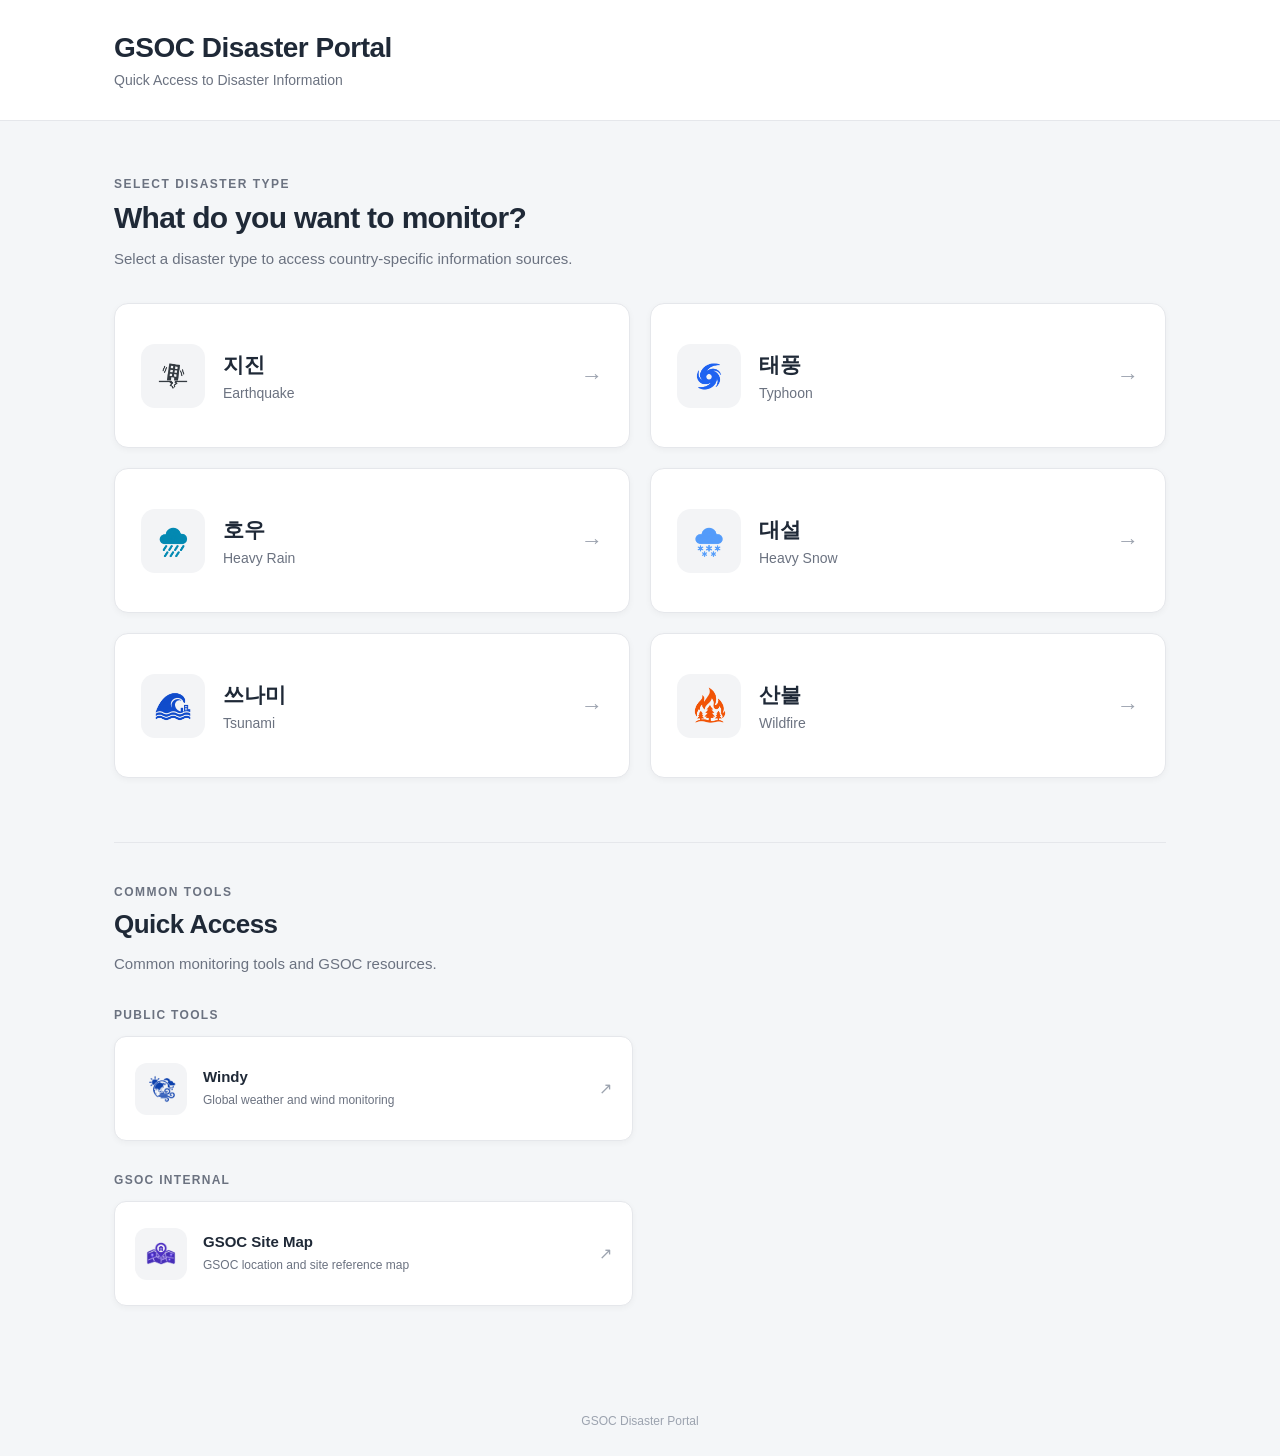
<file: index.html>
<!DOCTYPE html>
<html lang="en">

<head>
  <meta charset="UTF-8">

  <meta
    name="viewport"
    content="width=device-width, initial-scale=1.0"
  >

  <title>GSOC Disaster Portal</title>

  <link rel="stylesheet" href="style.css">
</head>
<body>

  <!-- =========================
       Header
  ========================== -->
  <header class="site-header">
    <div class="header-content">
      <h1>
        GSOC Disaster Portal
      </h1>
      <p>
        Quick Access to Disaster Information
      </p>
    </div>
  </header>

  <!-- =========================
       Main
  ========================== -->
  <main class="main-content">
    <!-- =========================
         Intro
    ========================== -->
    <section class="intro-section">
      <p class="section-label">
        SELECT DISASTER TYPE
      </p>
      <h2>
        What do you want to monitor?
      </h2>
      <p class="section-description">
        Select a disaster type to access country-specific information sources.
      </p>
    </section>

    <!-- =========================
         Disaster Grid
    ========================== -->
    <section class="disaster-grid">
      <!-- Earthquake -->
      <a
        href="earthquake.html"
        class="disaster-card"
      >
        <div class="disaster-icon">
          <img
            src="images/earthquake.png"
            alt="Earthquake pictogram"
          >
        </div>
        <div class="disaster-text">
          <h3>
            지진
          </h3>
          <p>
            Earthquake
          </p>
        </div>
        <span class="arrow">
          →
        </span>
      </a>

      <!-- Typhoon -->
      <a
        href="typhoon.html"
        class="disaster-card"
      >
        <div class="disaster-icon">
          <img
            src="images/typhoon.png"
            alt="Typhoon pictogram"
          >
        </div>

        <div class="disaster-text">
          <h3>
            태풍
          </h3>
          <p>
            Typhoon
          </p>
        </div>
        <span class="arrow">
          →
        </span>
      </a>

      <!-- Heavy Rain -->
      <a
        href="rain.html"
        class="disaster-card"
      >
        <div class="disaster-icon">
          <img
            src="images/rain.png"
            alt="Heavy Rain pictogram"
          >
        </div>
        <div class="disaster-text">
          <h3>
            호우
          </h3>
          <p>
            Heavy Rain
          </p>
        </div>
        <span class="arrow">
          →
        </span>
      </a>

      <!-- Heavy Snow -->
      <a
        href="snow.html"
        class="disaster-card"
      >
        <div class="disaster-icon">
          <img
            src="images/snow.png"
            alt="Heavy Snow pictogram"
          >
        </div>
        <div class="disaster-text">
          <h3>
            대설
          </h3>
          <p>
            Heavy Snow
          </p>
        </div>
        <span class="arrow">
          →
        </span>
      </a>

      <!-- Tsunami -->
      <a
        href="tsunami.html"
        class="disaster-card"
      >
        <div class="disaster-icon">
          <img
            src="images/tsunami.png"
            alt="Tsunami pictogram"
          >
        </div>
        <div class="disaster-text">
          <h3>
            쓰나미
          </h3>
          <p>
            Tsunami
          </p>
        </div>
        <span class="arrow">
          →
        </span>
      </a>

      <!-- Wildfire -->
      <a
        href="wildfire.html"
        class="disaster-card"
      >
        <div class="disaster-icon">
          <img
            src="images/wildfire.png"
            alt="Wildfire pictogram"
          >
        </div>
        <div class="disaster-text">
          <h3>
            산불
          </h3>
          <p>
            Wildfire
          </p>
        </div>
        <span class="arrow">
          →
        </span>
      </a>
    </section>

    <!-- =========================
         Common Tools
    ========================== -->
    <section class="common-section">
      <!-- Common Header -->
      <div class="common-header">
        <p class="section-label">
          COMMON TOOLS
        </p>
        <h2>
          Quick Access
        </h2>
        <p class="section-description">
          Common monitoring tools and GSOC resources.
        </p>
      </div>

      <!-- =========================
           Public Tools
      ========================== -->
      <div class="tool-group">
        <h3 class="tool-group-title">
          PUBLIC TOOLS
        </h3>
        <div class="common-grid">

          <!-- Windy -->
          <a
            href="https://www.windy.com/"
            target="_blank"
            rel="noopener noreferrer"
            class="common-card"
          >
            <div class="common-icon">
              <img
                src="images/windy.png"
                alt="Windy pictogram"
              >
            </div>
            <div class="common-text">
              <h4>
                Windy
              </h4>
              <p>
                Global weather and wind monitoring
              </p>
            </div>
            <span class="external-arrow">
              ↗
            </span>
          </a>
        </div>
      </div>

      <!-- =========================
           GSOC Internal
      ========================== -->
      <div class="tool-group">
        <h3 class="tool-group-title">
          GSOC INTERNAL
        </h3>
        <div class="common-grid">

          <!-- GSOC Site Map -->
          <a
            href="https://www.google.com/maps/d/view?mid=1-6E8De1xh2SWRJHJmDbSIWEFOCG904E&ll=7.95349
4584587033%2C-141.15475255&Z=2"
            target="_blank"
            rel="noopener noreferrer"
            class="common-card"
          >
            <div class="common-icon">
              <img
                src="images/site-map.png"
                alt="GSOC Site Map pictogram"
              >
            </div>
            <div class="common-text">
              <h4>
                GSOC Site Map
              </h4>
              <p>
                GSOC location and site reference map
              </p>
            </div>
            <span class="external-arrow">
              ↗
            </span>
          </a>
        </div>
      </div>
    </section>
  </main>

  <!-- =========================
       Footer
  ========================== -->
  <footer class="site-footer">
    GSOC Disaster Portal
  </footer>
</body>
</html>
</file>
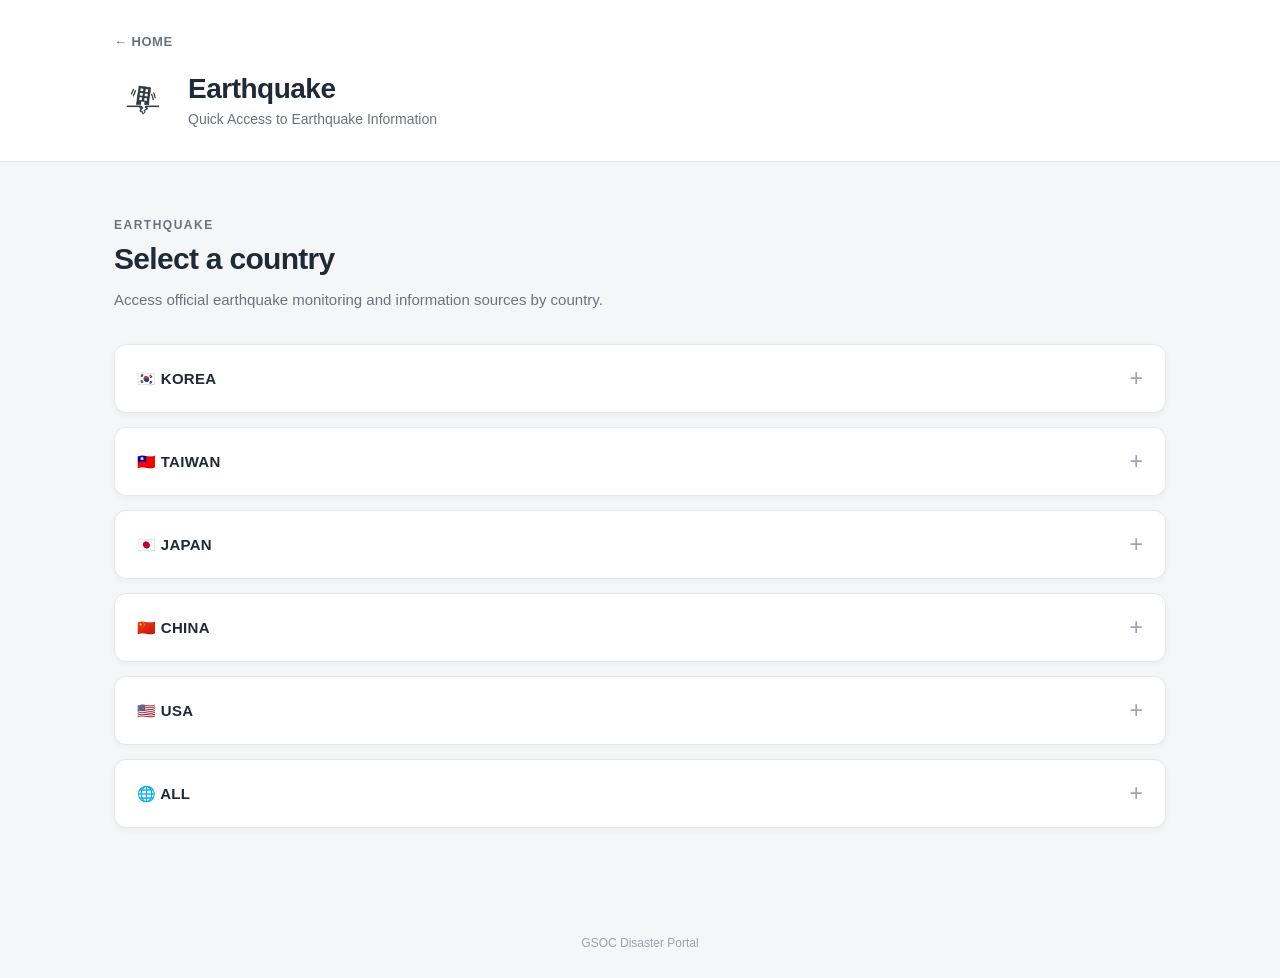
<file: earthquake.html>
<!DOCTYPE html>
<html lang="en">

<head>
  <meta charset="UTF-8">

  <meta
    name="viewport"
    content="width=device-width, initial-scale=1.0"
  >

  <title>Earthquake | GSOC Disaster Portal</title>

  <link rel="stylesheet" href="style.css">
</head>
<body>
  <!-- =========================
       Header
  ========================== -->

  <header class="site-header">
    <div class="header-content">
      <a
        href="index.html"
        class="back-link"
      >
        ← HOME
      </a>

      <div class="page-title">
        <div class="page-icon">
          <img
            src="images/earthquake.png"
            alt="Earthquake pictogram"
          >
        </div>
        <div>
          <h1>
            Earthquake
          </h1>
          <p>
            Quick Access to Earthquake Information
          </p>
        </div>
      </div>
    </div>
  </header>

  <!-- =========================
       Main
  ========================== -->
  <main class="main-content">
    <section class="intro-section">
      <p class="section-label">
        EARTHQUAKE
      </p>
      <h2>
        Select a country
      </h2>
      <p class="section-description">
        Access official earthquake monitoring and information sources by country.
      </p>
    </section>

    <!-- =========================
         Country List
    ========================== -->
    <section class="country-list">

      <!-- =========================
           Korea
      ========================== -->
      <details class="country-box">
        <summary>
          <span class="country-name">
            🇰🇷 KOREA
          </span>
          <span class="country-arrow">
            +
          </span>
        </summary>

        <div class="country-content">
          <div class="source-grid">

            <!--Korea info (1)-->
            <a
              href="https://www.weather.go.kr/w/earthquake-volcano/search/korea.do"
              target="_blank"
              rel="noopener noreferrer"
              class="source-card"
            >
              <div class="source-top">
                <h3>
                  기상청 국내지진 조회
                </h3>
                <span class="external-arrow">
                  ↗
                </span>
              </div>
              <p>
                국내 지진 발생 현황 및 상세정보 조회
              </p>
              <span class="source-type">
                OFFICIAL · KMA
              </span>
            </a>

            <!--Korea info (2)-->
            <a
              href="https://www.weather.go.kr/pews/"
              target="_blank"
              rel="noopener noreferrer"
              class="source-card"
            >
              <div class="source-top">
                <h3>
                  기상청 실시간 지진정보
                </h3>
                <span class="external-arrow">
                  ↗
                </span>
              </div>
              <p>
                지진 발생 시 지역별 진도 및 신속정보 확인
              </p>
              <span class="source-type">
                OFFICIAL · KMA
              </span>
            </a>
          </div>
        </div>
      </details>

      <!-- =========================
           Taiwan
      ========================== -->

      <details class="country-box">
        <summary>
          <span class="country-name">
            🇹🇼 TAIWAN
          </span>
          <span class="country-arrow">
            +
          </span>
        </summary>
        <div class="country-content">
          <div class="source-grid">
            
            <!--Taiwan info (1)-->
            <a
              href="https://www.cwa.gov.tw/V8/E/E/index.html"
              target="_blank"
              rel="noopener noreferrer"
              class="source-card"
            >

              <div class="source-top">
                <h3>
                  대만 기상청 지진정보
                </h3>
                <span class="external-arrow">
                  ↗
                </span>
              </div>
              <p>
                최근 지진 규모·진도·위치 확인
              </p>
              <span class="source-type">
                OFFICIAL
              </span>
            </a>
          </div>
        </div>
      </details>


      <!-- =========================
           Japan
      ========================== -->

      <details class="country-box">
        <summary>
          <span class="country-name">
            🇯🇵 JAPAN
          </span>
          <span class="country-arrow">
            +
          </span>
        </summary>
        <div class="country-content">
          <div class="source-grid">
            
            <!--Japan info (1)-->
            <a
              href="https://www.data.jma.go.jp/multi/quake/index.html?lang=kr"
              target="_blank"
              rel="noopener noreferrer"
              class="source-card"
            >
              <div class="source-top">
                <h3>
                  일본 기상청 지진정보
                </h3>
                <span class="external-arrow">
                  ↗
                </span>
              </div>
              <p>
                일본 지진 발생 현황 및 진도 정보 확인
              </p>
              <span class="source-type">
                OFFICIAL · JMA
              </span>
            </a>

            <!--Japan info (2)-->
            <a
              href="https://kotoho7.github.io/scratch-realtime-earthquake-viewer-page/"
              target="_blank"
              rel="noopener noreferrer"
              class="source-card"
            >
              <div class="source-top">
                <h3>
                  일본 실시간 지진 뷰어
                </h3>
                <span class="external-arrow">
                  ↗
                </span>
              </div>
              <p>
                일본 지진 발생 현황을 실시간 지도 형태로 확인
              </p>
              <span class="source-type">
                MONITORING · LIVE · COMMUNITY
              </span>
            </a>
          </div>
        </div>
      </details>

      <!-- =========================
           China
      ========================== -->
      <details class="country-box">
        <summary>
          <span class="country-name">
            🇨🇳 CHINA
          </span>
          <span class="country-arrow">
            +
          </span>
        </summary>
        <div class="country-content">
          <div class="source-grid">
            
            <!--China info (1)-->
            <a
              href="https://www.ceic.ac.cn/"
              target="_blank"
              rel="noopener noreferrer"
              class="source-card"
            >
              <div class="source-top">
                <h3>
                  중국 지진정보
                </h3>
                <span class="external-arrow">
                  ↗
                </span>
              </div>
              <p>
                중국 및 주변 지역의 최근 지진 발생정보 확인
              </p>
              <span class="source-type">
                OFFICIAL · CEI
              </span>
            </a>
          </div>
        </div>
      </details>

      <!-- =========================
           USA
      ========================== -->
      <details class="country-box">
        <summary>
          <span class="country-name">
            🇺🇸 USA
          </span>
          <span class="country-arrow">
            +
          </span>
        </summary>
        <div class="country-content">
          <div class="source-grid">

            <!--USA info (1)-->
            <a
              href="https://earthquake.usgs.gov/earthquakes/map/"
              target="_blank"
              rel="noopener noreferrer"
              class="source-card"
            >
              <div class="source-top">
                <h3>
                  미국 실시간 지진 지도
                </h3>
                <span class="external-arrow">
                  ↗
                </span>
              </div>
              <p>
                미국 및 전 세계의 최근 지진 발생 현황을 지도에서 확인
              </p>
              <span class="source-type">
                OFFICIAL · USGS
              </span>
            </a>
          </div>
        </div>
      </details>

      <!-- =========================
           All
      ========================== -->

      <details class="country-box">
        <summary>
          <span class="country-name">
            🌐 ALL
          </span>
          <span class="country-arrow">
            +
          </span>
        </summary>
        <div class="country-content">
          <div class="source-grid">
            <a
              href="https://earthquake.usgs.gov/earthquakes/map/"
              target="_blank"
              rel="noopener noreferrer"
              class="source-card"
            >
              <div class="source-top">
                <h3>
                  전 세계 실시간 지진 지도
                </h3>
                <span class="external-arrow">
                  ↗
                </span>
              </div>
              <p>
                전 세계의 최근 지진 발생 현황을 지도에서 확인
              </p>
              <span class="source-type">
                GLOBAL · USGS
              </span>
            </a>
          </div>
        </div>
      </details>
    </section>
  </main>

  <!-- =========================
       Footer
  ========================== -->
  <footer class="site-footer">
    GSOC Disaster Portal
  </footer>
  <script src="script.js"></script>
</body>
</html>
</file>
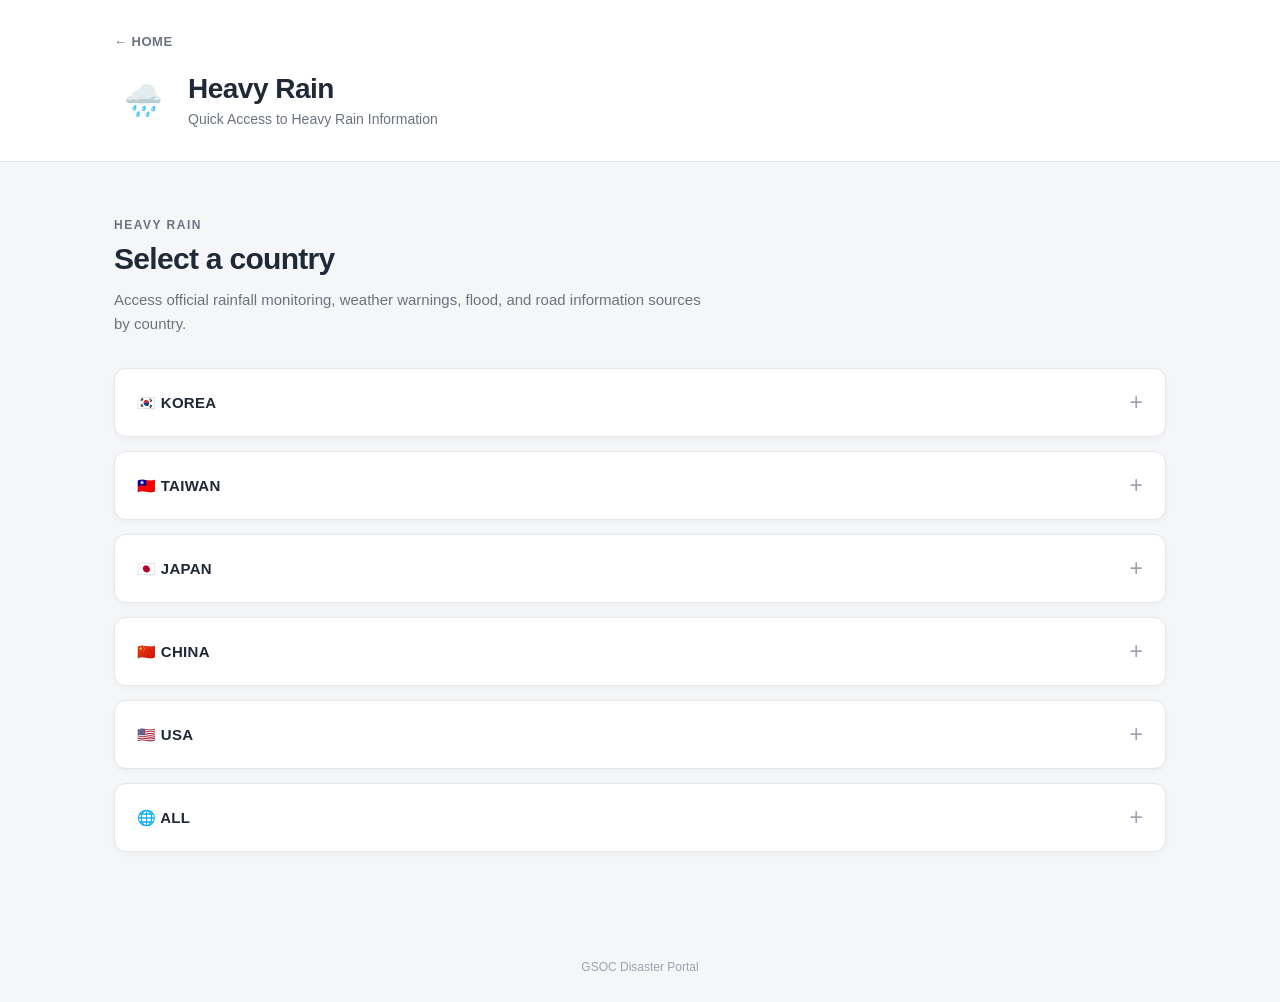
<file: rain.html>
<!DOCTYPE html>
<html lang="en">

<head>
  <meta charset="UTF-8">

  <meta
    name="viewport"
    content="width=device-width, initial-scale=1.0"
  >

  <title>Heavy Rain | GSOC Disaster Portal</title>

  <link rel="stylesheet" href="style.css">
</head>


<body>

  <!-- =========================
       Header
  ========================== -->

  <header class="site-header">

    <div class="header-content">

      <a
        href="index.html"
        class="back-link"
      >
        ← HOME
      </a>

      <div class="page-title">

        <div class="page-icon">
          🌧️
        </div>

        <div>

          <h1>
            Heavy Rain
          </h1>

          <p>
            Quick Access to Heavy Rain Information
          </p>

        </div>

      </div>

    </div>

  </header>


  <!-- =========================
       Main
  ========================== -->

  <main class="main-content">

    <section class="intro-section">

      <p class="section-label">
        HEAVY RAIN
      </p>

      <h2>
        Select a country
      </h2>

      <p class="section-description">
        Access official rainfall monitoring, weather warnings, flood, and road information sources by country.
      </p>

    </section>


    <!-- =========================
         Country List
    ========================== -->

    <section class="country-list">


      <!-- =========================
           Korea
      ========================== -->

      <details class="country-box">

        <summary>

          <span class="country-name">
            🇰🇷 KOREA
          </span>

          <span class="country-arrow">
            +
          </span>

        </summary>


        <div class="country-content">

          <div class="source-grid">


            <a
              href="https://www.weather.go.kr/neng/forecast/warning.do"
              target="_blank"
              rel="noopener noreferrer"
              class="source-card"
            >

              <div class="source-top">

                <h3>
                  KMA Weather Warning
                </h3>

                <span class="external-arrow">
                  ↗
                </span>

              </div>

              <p>
                Heavy rain warnings and severe weather information
              </p>

              <span class="source-type">
                Official
              </span>

            </a>


          </div>

        </div>

      </details>


      <!-- =========================
           Taiwan
      ========================== -->

      <details class="country-box">

        <summary>

          <span class="country-name">
            🇹🇼 TAIWAN
          </span>

          <span class="country-arrow">
            +
          </span>

        </summary>


        <div class="country-content">

          <div class="source-grid">


            <!-- CWA Rainfall -->
            <a
              href="https://www.cwa.gov.tw/V8/E/P/Rainfall/Rainfall_QZJ.html"
              target="_blank"
              rel="noopener noreferrer"
              class="source-card"
            >

              <div class="source-top">

                <h3>
                  CWA Rainfall
                </h3>

                <span class="external-arrow">
                  ↗
                </span>

              </div>

              <p>
                Rainfall monitoring and precipitation information
              </p>

              <span class="source-type">
                Official
              </span>

            </a>


            <!-- CWA County Weather -->
            <a
              href="https://www.cwa.gov.tw/V8/E/W/County/County.html?CID=10014"
              target="_blank"
              rel="noopener noreferrer"
              class="source-card"
            >

              <div class="source-top">

                <h3>
                  CWA County Weather
                </h3>

                <span class="external-arrow">
                  ↗
                </span>

              </div>

              <p>
                Local weather information by county
              </p>

              <span class="source-type">
                Monitoring
              </span>

            </a>


            <!-- THB 168 -->
            <a
              href="https://168.thb.gov.tw/THB168/"
              target="_blank"
              rel="noopener noreferrer"
              class="source-card"
            >

              <div class="source-top">

                <h3>
                  THB 168
                </h3>

                <span class="external-arrow">
                  ↗
                </span>

              </div>

              <p>
                Road and transportation conditions
              </p>

              <span class="source-type">
                Impact
              </span>

            </a>


          </div>

        </div>

      </details>


      <!-- =========================
           Japan
      ========================== -->

      <details class="country-box">

        <summary>

          <span class="country-name">
            🇯🇵 JAPAN
          </span>

          <span class="country-arrow">
            +
          </span>

        </summary>


        <div class="country-content">

          <div class="source-grid">


            <!-- JMA Warning -->
            <a
              href="https://www.jma.go.jp/bosai/warning/#lang=en&area_type=class20s&area_code=2710000&timeline_efilter=all&timeline_filter=all"
              target="_blank"
              rel="noopener noreferrer"
              class="source-card"
            >

              <div class="source-top">

                <h3>
                  JMA Warning
                </h3>

                <span class="external-arrow">
                  ↗
                </span>

              </div>

              <p>
                Weather warnings and advisories
              </p>

              <span class="source-type">
                Official
              </span>

            </a>


            <!-- JMA Rain Map -->
            <a
              href="https://www.jma.go.jp/bosai/kaikotan/#elements:rasrf03h&slmcs/z0om:10/lat:35.323529/lon:140.087357/colordepth:normal"
              target="_blank"
              rel="noopener noreferrer"
              class="source-card"
            >

              <div class="source-top">

                <h3>
                  JMA Rain Map
                </h3>

                <span class="external-arrow">
                  ↗
                </span>

              </div>

              <p>
                Rainfall and precipitation monitoring
              </p>

              <span class="source-type">
                Monitoring
              </span>

            </a>


            <!-- River Information -->
            <a
              href="https://www.river.go.jp/index"
              target="_blank"
              rel="noopener noreferrer"
              class="source-card"
            >

              <div class="source-top">

                <h3>
                  River Information
                </h3>

                <span class="external-arrow">
                  ↗
                </span>

              </div>

              <p>
                River levels and flood monitoring
              </p>

              <span class="source-type">
                Impact
              </span>

            </a>


            <!-- Road Information -->
            <a
              href="https://www.road-info-prvs.mlit.go.jp/roadinfo/content.php?mode=pc&lang=ko&area=02&page=41&table=0&zoom=9&legned=1&ido=35.46169238302617&keido=139.89867925643924"
              target="_blank"
              rel="noopener noreferrer"
              class="source-card"
            >

              <div class="source-top">

                <h3>
                  Road Information
                </h3>

                <span class="external-arrow">
                  ↗
                </span>

              </div>

              <p>
                Road closures and traffic conditions
              </p>

              <span class="source-type">
                Impact
              </span>

            </a>


          </div>

        </div>

      </details>


      <!-- =========================
           China
      ========================== -->

      <details class="country-box">

        <summary>

          <span class="country-name">
            🇨🇳 CHINA
          </span>

          <span class="country-arrow">
            +
          </span>

        </summary>


        <div class="country-content">

          <div class="source-grid">


            <a
              href="https://eng.nmc.cn/"
              target="_blank"
              rel="noopener noreferrer"
              class="source-card"
            >

              <div class="source-top">

                <h3>
                  CMA / NMC
                </h3>

                <span class="external-arrow">
                  ↗
                </span>

              </div>

              <p>
                Rainfall and severe weather information
              </p>

              <span class="source-type">
                Official
              </span>

            </a>


          </div>

        </div>

      </details>


      <!-- =========================
           USA
      ========================== -->

      <details class="country-box">

        <summary>

          <span class="country-name">
            🇺🇸 USA
          </span>

          <span class="country-arrow">
            +
          </span>

        </summary>


        <div class="country-content">

          <div class="source-grid">


            <a
              href="https://www.wpc.ncep.noaa.gov/qpf/excessive_rainfall_outlook_ero.php"
              target="_blank"
              rel="noopener noreferrer"
              class="source-card"
            >

              <div class="source-top">

                <h3>
                  NOAA WPC Excessive Rainfall
                </h3>

                <span class="external-arrow">
                  ↗
                </span>

              </div>

              <p>
                Excessive rainfall and flash flood risk outlook
              </p>

              <span class="source-type">
                Official
              </span>

            </a>


          </div>

        </div>

      </details>


      <!-- =========================
           All
      ========================== -->

      <details class="country-box">

        <summary>

          <span class="country-name">
            🌐 ALL
          </span>

          <span class="country-arrow">
            +
          </span>

        </summary>


        <div class="country-content">

          <div class="source-grid">


            <a
              href="https://www.gdacs.org/"
              target="_blank"
              rel="noopener noreferrer"
              class="source-card"
            >

              <div class="source-top">

                <h3>
                  GDACS
                </h3>

                <span class="external-arrow">
                  ↗
                </span>

              </div>

              <p>
                Global flood and disaster alerts
              </p>

              <span class="source-type">
                Global
              </span>

            </a>


          </div>

        </div>

      </details>


    </section>

  </main>


  <!-- =========================
       Footer
  ========================== -->

  <footer class="site-footer">

    GSOC Disaster Portal

  </footer>


  <script src="script.js"></script>

</body>

</html>
</file>
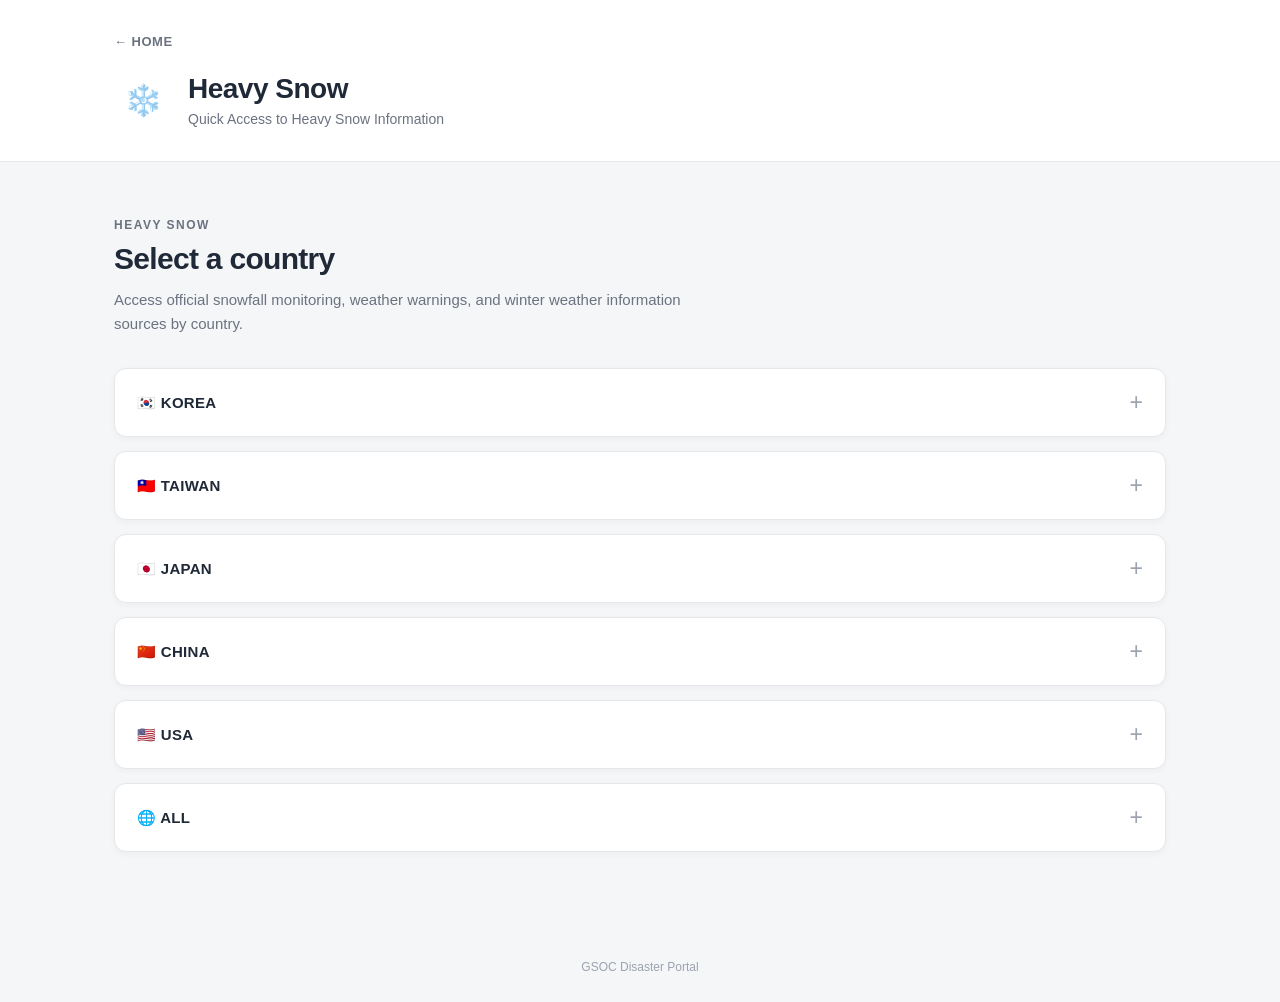
<file: snow.html>
<!DOCTYPE html>
<html lang="en">

<head>
  <meta charset="UTF-8">

  <meta
    name="viewport"
    content="width=device-width, initial-scale=1.0"
  >

  <title>Heavy Snow | GSOC Disaster Portal</title>

  <link rel="stylesheet" href="style.css">
</head>


<body>

  <!-- =========================
       Header
  ========================== -->

  <header class="site-header">

    <div class="header-content">

      <a
        href="index.html"
        class="back-link"
      >
        ← HOME
      </a>

      <div class="page-title">

        <div class="page-icon">
          ❄️
        </div>

        <div>

          <h1>
            Heavy Snow
          </h1>

          <p>
            Quick Access to Heavy Snow Information
          </p>

        </div>

      </div>

    </div>

  </header>


  <!-- =========================
       Main
  ========================== -->

  <main class="main-content">

    <section class="intro-section">

      <p class="section-label">
        HEAVY SNOW
      </p>

      <h2>
        Select a country
      </h2>

      <p class="section-description">
        Access official snowfall monitoring, weather warnings, and winter weather information sources by country.
      </p>

    </section>


    <!-- =========================
         Country List
    ========================== -->

    <section class="country-list">


      <!-- =========================
           Korea
      ========================== -->

      <details class="country-box">

        <summary>

          <span class="country-name">
            🇰🇷 KOREA
          </span>

          <span class="country-arrow">
            +
          </span>

        </summary>


        <div class="country-content">

          <div class="source-grid">


            <a
              href="https://www.weather.go.kr/neng/forecast/warning.do"
              target="_blank"
              rel="noopener noreferrer"
              class="source-card"
            >

              <div class="source-top">

                <h3>
                  KMA Weather Warning
                </h3>

                <span class="external-arrow">
                  ↗
                </span>

              </div>

              <p>
                Heavy snow warnings and severe weather information
              </p>

              <span class="source-type">
                Official
              </span>

            </a>


          </div>

        </div>

      </details>


      <!-- =========================
           Taiwan
      ========================== -->

      <details class="country-box">

        <summary>

          <span class="country-name">
            🇹🇼 TAIWAN
          </span>

          <span class="country-arrow">
            +
          </span>

        </summary>


        <div class="country-content">

          <div class="source-grid">


            <a
              href="https://www.cwa.gov.tw/V8/E/W/County/County.html?CID=10014"
              target="_blank"
              rel="noopener noreferrer"
              class="source-card"
            >

              <div class="source-top">

                <h3>
                  CWA County Weather
                </h3>

                <span class="external-arrow">
                  ↗
                </span>

              </div>

              <p>
                Local weather and temperature information
              </p>

              <span class="source-type">
                Monitoring
              </span>

            </a>


          </div>

        </div>

      </details>


      <!-- =========================
           Japan
      ========================== -->

      <details class="country-box">

        <summary>

          <span class="country-name">
            🇯🇵 JAPAN
          </span>

          <span class="country-arrow">
            +
          </span>

        </summary>


        <div class="country-content">

          <div class="source-grid">


            <!-- JMA Snow -->
            <a
              href="https://www.jma.go.jp/bosai/snow/#zoom:10/lat:35.323529/lon:140.087357/colordepth:normal/elements:snowf03h"
              target="_blank"
              rel="noopener noreferrer"
              class="source-card"
            >

              <div class="source-top">

                <h3>
                  JMA Snow Map
                </h3>

                <span class="external-arrow">
                  ↗
                </span>

              </div>

              <p>
                Snowfall and snow depth monitoring
              </p>

              <span class="source-type">
                Monitoring
              </span>

            </a>


            <!-- JMA Warning -->
            <a
              href="https://www.jma.go.jp/bosai/warning/#lang=en&area_type=class20s&area_code=2710000&timeline_efilter=all&timeline_filter=all"
              target="_blank"
              rel="noopener noreferrer"
              class="source-card"
            >

              <div class="source-top">

                <h3>
                  JMA Warning
                </h3>

                <span class="external-arrow">
                  ↗
                </span>

              </div>

              <p>
                Heavy snow warnings and weather advisories
              </p>

              <span class="source-type">
                Official
              </span>

            </a>


          </div>

        </div>

      </details>


      <!-- =========================
           China
      ========================== -->

      <details class="country-box">

        <summary>

          <span class="country-name">
            🇨🇳 CHINA
          </span>

          <span class="country-arrow">
            +
          </span>

        </summary>


        <div class="country-content">

          <div class="source-grid">


            <a
              href="https://eng.nmc.cn/"
              target="_blank"
              rel="noopener noreferrer"
              class="source-card"
            >

              <div class="source-top">

                <h3>
                  CMA / NMC
                </h3>

                <span class="external-arrow">
                  ↗
                </span>

              </div>

              <p>
                Snowfall and severe winter weather information
              </p>

              <span class="source-type">
                Official
              </span>

            </a>


          </div>

        </div>

      </details>


      <!-- =========================
           USA
      ========================== -->

      <details class="country-box">

        <summary>

          <span class="country-name">
            🇺🇸 USA
          </span>

          <span class="country-arrow">
            +
          </span>

        </summary>


        <div class="country-content">

          <div class="source-grid">


            <a
              href="https://www.wpc.ncep.noaa.gov/wwd/winter_wx.shtml"
              target="_blank"
              rel="noopener noreferrer"
              class="source-card"
            >

              <div class="source-top">

                <h3>
                  NOAA WPC Winter Weather
                </h3>

                <span class="external-arrow">
                  ↗
                </span>

              </div>

              <p>
                Heavy snow, ice, and winter weather outlook
              </p>

              <span class="source-type">
                Official
              </span>

            </a>


          </div>

        </div>

      </details>


      <!-- =========================
           All
      ========================== -->

      <details class="country-box">

        <summary>

          <span class="country-name">
            🌐 ALL
          </span>

          <span class="country-arrow">
            +
          </span>

        </summary>


        <div class="country-content">

          <div class="source-grid">


            <a
              href="https://www.gdacs.org/"
              target="_blank"
              rel="noopener noreferrer"
              class="source-card"
            >

              <div class="source-top">

                <h3>
                  GDACS
                </h3>

                <span class="external-arrow">
                  ↗
                </span>

              </div>

              <p>
                Global severe weather and disaster alerts
              </p>

              <span class="source-type">
                Global
              </span>

            </a>


          </div>

        </div>

      </details>


    </section>

  </main>


  <!-- =========================
       Footer
  ========================== -->

  <footer class="site-footer">

    GSOC Disaster Portal

  </footer>


  <script src="script.js"></script>

</body>

</html>
</file>
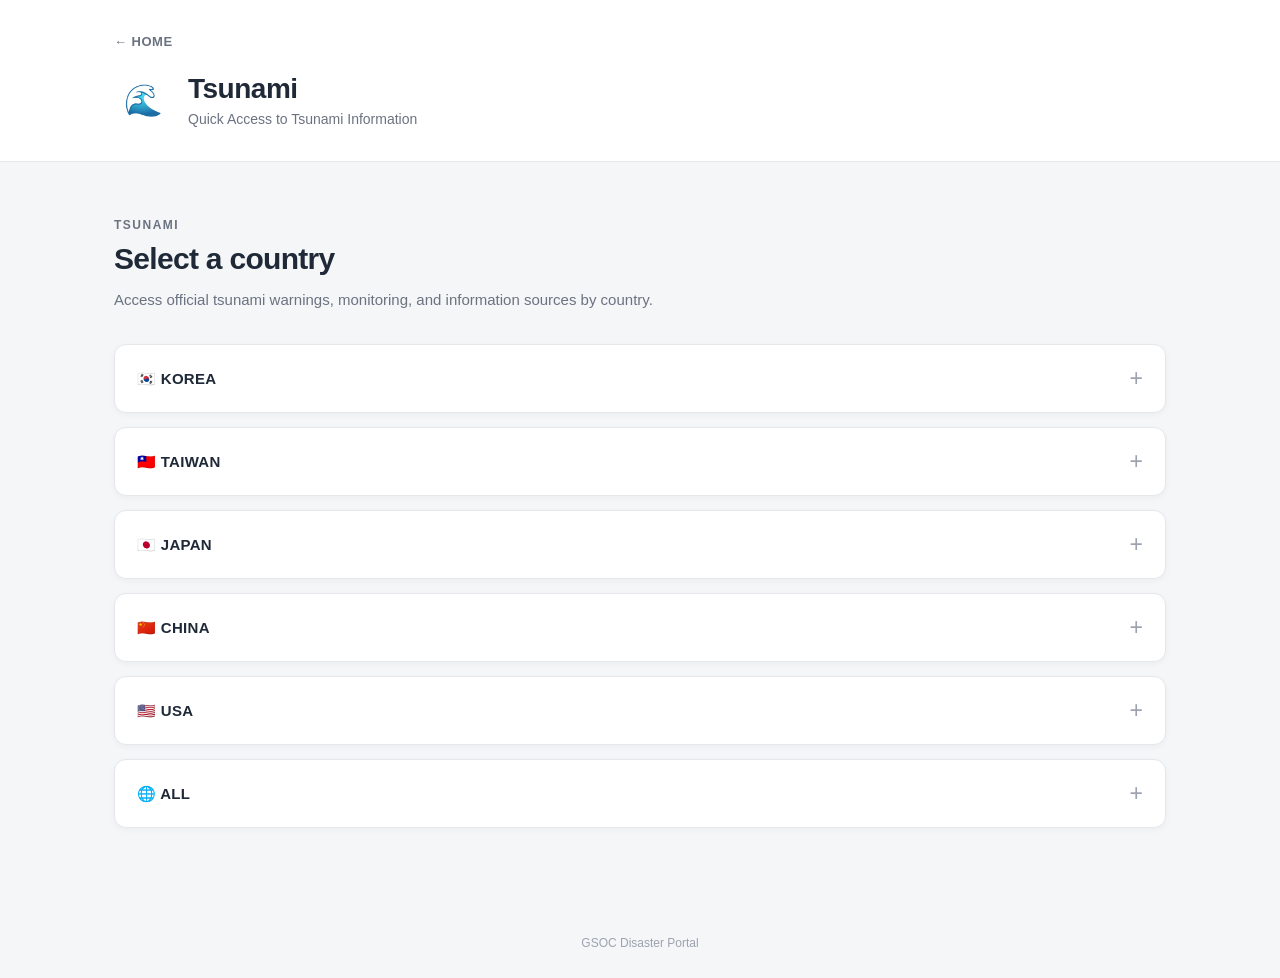
<file: tsunami.html>
<!DOCTYPE html>
<html lang="en">

<head>
  <meta charset="UTF-8">

  <meta
    name="viewport"
    content="width=device-width, initial-scale=1.0"
  >

  <title>Tsunami | GSOC Disaster Portal</title>

  <link rel="stylesheet" href="style.css">
</head>


<body>

  <!-- =========================
       Header
  ========================== -->

  <header class="site-header">

    <div class="header-content">

      <a
        href="index.html"
        class="back-link"
      >
        ← HOME
      </a>

      <div class="page-title">

        <div class="page-icon">
          🌊
        </div>

        <div>

          <h1>
            Tsunami
          </h1>

          <p>
            Quick Access to Tsunami Information
          </p>

        </div>

      </div>

    </div>

  </header>


  <!-- =========================
       Main
  ========================== -->

  <main class="main-content">

    <section class="intro-section">

      <p class="section-label">
        TSUNAMI
      </p>

      <h2>
        Select a country
      </h2>

      <p class="section-description">
        Access official tsunami warnings, monitoring, and information sources by country.
      </p>

    </section>


    <!-- =========================
         Country List
    ========================== -->

    <section class="country-list">


      <!-- =========================
           Korea
      ========================== -->

      <details class="country-box">

        <summary>

          <span class="country-name">
            🇰🇷 KOREA
          </span>

          <span class="country-arrow">
            +
          </span>

        </summary>


        <div class="country-content">

          <div class="source-grid">


            <a
              href="https://www.weather.go.kr/neng/forecast/warning.do"
              target="_blank"
              rel="noopener noreferrer"
              class="source-card"
            >

              <div class="source-top">

                <h3>
                  KMA Tsunami Warning
                </h3>

                <span class="external-arrow">
                  ↗
                </span>

              </div>

              <p>
                Korea Meteorological Administration severe weather and tsunami alerts
              </p>

              <span class="source-type">
                Official
              </span>

            </a>


          </div>

        </div>

      </details>


      <!-- =========================
           Taiwan
      ========================== -->

      <details class="country-box">

        <summary>

          <span class="country-name">
            🇹🇼 TAIWAN
          </span>

          <span class="country-arrow">
            +
          </span>

        </summary>


        <div class="country-content">

          <div class="source-grid">


            <!-- CWA Tsunami Information -->
            <a
              href="https://scweb.cwa.gov.tw/en-us/tsunami/datae"
              target="_blank"
              rel="noopener noreferrer"
              class="source-card"
            >

              <div class="source-top">

                <h3>
                  CWA Tsunami Information
                </h3>

                <span class="external-arrow">
                  ↗
                </span>

              </div>

              <p>
                Taiwan tsunami information and event monitoring
              </p>

              <span class="source-type">
                Official
              </span>

            </a>


            <!-- Pacific Tsunami Information -->
            <a
              href="https://scweb.cwa.gov.tw/en-us/tsunami/pacific"
              target="_blank"
              rel="noopener noreferrer"
              class="source-card"
            >

              <div class="source-top">

                <h3>
                  CWA Pacific Tsunami
                </h3>

                <span class="external-arrow">
                  ↗
                </span>

              </div>

              <p>
                Pacific tsunami event information
              </p>

              <span class="source-type">
                Monitoring
              </span>

            </a>


          </div>

        </div>

      </details>


      <!-- =========================
           Japan
      ========================== -->

      <details class="country-box">

        <summary>

          <span class="country-name">
            🇯🇵 JAPAN
          </span>

          <span class="country-arrow">
            +
          </span>

        </summary>


        <div class="country-content">

          <div class="source-grid">


            <a
              href="https://www.jma.go.jp/bosai/map.html#5/38/135/&elem=warn&contents=tsunami&lang=en"
              target="_blank"
              rel="noopener noreferrer"
              class="source-card"
            >

              <div class="source-top">

                <h3>
                  JMA Tsunami
                </h3>

                <span class="external-arrow">
                  ↗
                </span>

              </div>

              <p>
                Tsunami warnings, advisories, and coastal information
              </p>

              <span class="source-type">
                Official
              </span>

            </a>


          </div>

        </div>

      </details>


      <!-- =========================
           China
      ========================== -->

      <details class="country-box">

        <summary>

          <span class="country-name">
            🇨🇳 CHINA
          </span>

          <span class="country-arrow">
            +
          </span>

        </summary>


        <div class="country-content">

          <div class="source-grid">


            <a
              href="https://www.nmefc.cn/"
              target="_blank"
              rel="noopener noreferrer"
              class="source-card"
            >

              <div class="source-top">

                <h3>
                  NMEFC
                </h3>

                <span class="external-arrow">
                  ↗
                </span>

              </div>

              <p>
                National Marine Environmental Forecasting Center
              </p>

              <span class="source-type">
                Official
              </span>

            </a>


          </div>

        </div>

      </details>


      <!-- =========================
           USA
      ========================== -->

      <details class="country-box">

        <summary>

          <span class="country-name">
            🇺🇸 USA
          </span>

          <span class="country-arrow">
            +
          </span>

        </summary>


        <div class="country-content">

          <div class="source-grid">


            <a
              href="https://www.tsunami.gov/"
              target="_blank"
              rel="noopener noreferrer"
              class="source-card"
            >

              <div class="source-top">

                <h3>
                  U.S. Tsunami Warning System
                </h3>

                <span class="external-arrow">
                  ↗
                </span>

              </div>

              <p>
                U.S. tsunami warnings, advisories, observations, and forecasts
              </p>

              <span class="source-type">
                Official
              </span>

            </a>


          </div>

        </div>

      </details>


      <!-- =========================
           All
      ========================== -->

      <details class="country-box">

        <summary>

          <span class="country-name">
            🌐 ALL
          </span>

          <span class="country-arrow">
            +
          </span>

        </summary>


        <div class="country-content">

          <div class="source-grid">


            <!-- Tsunami.gov -->
            <a
              href="https://www.tsunami.gov/"
              target="_blank"
              rel="noopener noreferrer"
              class="source-card"
            >

              <div class="source-top">

                <h3>
                  Tsunami.gov
                </h3>

                <span class="external-arrow">
                  ↗
                </span>

              </div>

              <p>
                Pacific and worldwide tsunami warning information
              </p>

              <span class="source-type">
                Global
              </span>

            </a>


            <!-- CWA Pacific -->
            <a
              href="https://scweb.cwa.gov.tw/en-us/tsunami/pacific"
              target="_blank"
              rel="noopener noreferrer"
              class="source-card"
            >

              <div class="source-top">

                <h3>
                  Pacific Tsunami Information
                </h3>

                <span class="external-arrow">
                  ↗
                </span>

              </div>

              <p>
                Pacific tsunami event monitoring
              </p>

              <span class="source-type">
                Global Monitoring
              </span>

            </a>


          </div>

        </div>

      </details>


    </section>

  </main>


  <!-- =========================
       Footer
  ========================== -->

  <footer class="site-footer">

    GSOC Disaster Portal

  </footer>


  <script src="script.js"></script>

</body>

</html>
</file>
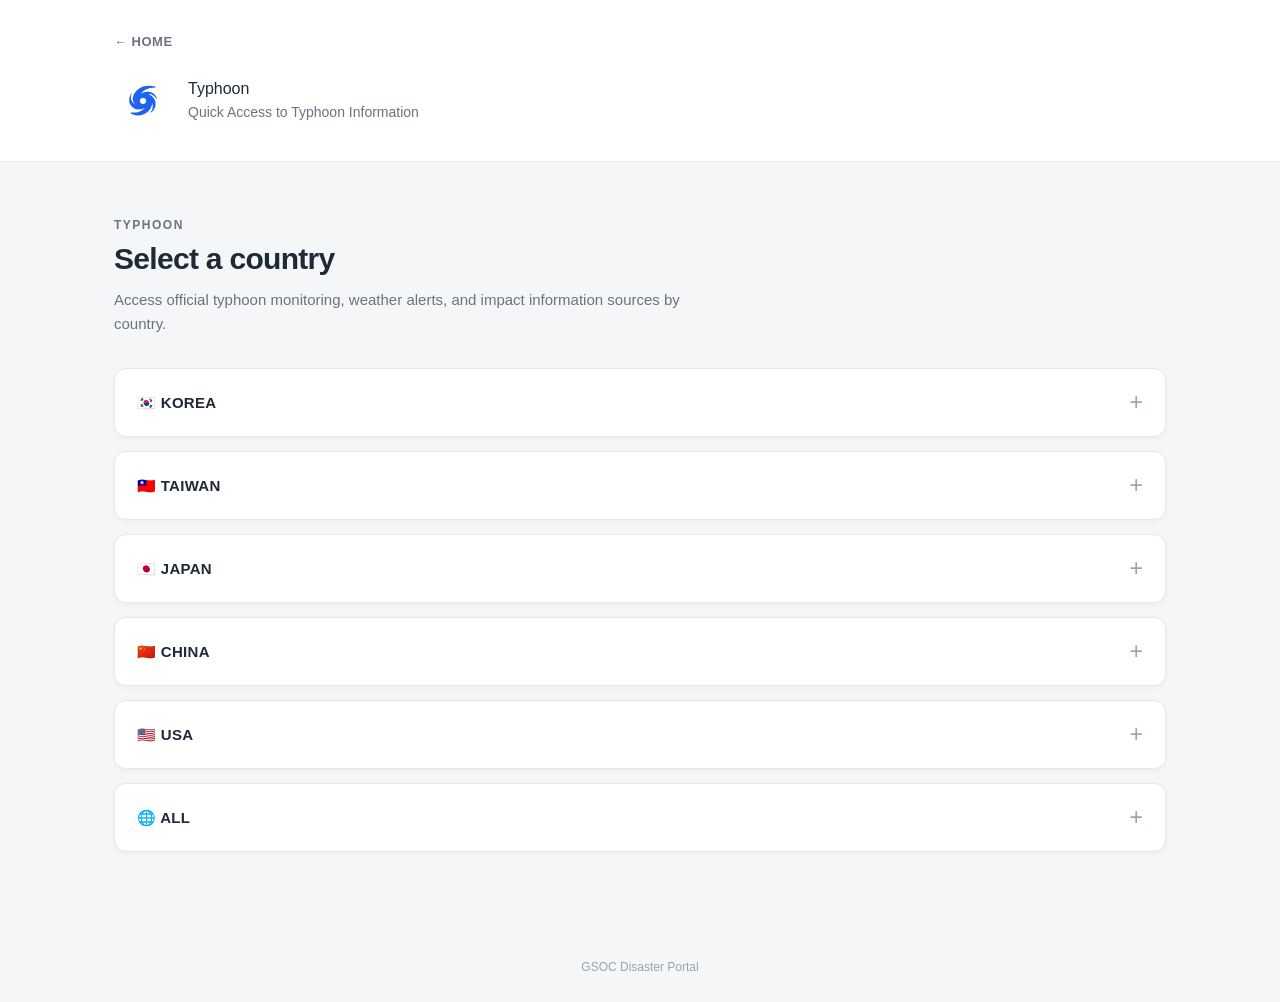
<file: typhoon.html>
<!DOCTYPE html>
<html lang="en">

<head>
  <meta charset="UTF-8">
  <meta
    name="viewport"
    content="width=device-width, initial-scale=1.0"
  >
  <title>Typhoon | GSOC Disaster Portal</title>
  <link rel="stylesheet" href="style.css">
</head>
<body>

  <!-- =========================
       Header
  ========================== -->
  <header class="site-header">
    <div class="header-content">
      <a
        href="index.html"
        class="back-link"
      >
        ← HOME
      </a>
      <div class="page-title">
        <div class="page-icon">
          <img
            src="images/typhoon.png"
            alt="Typhoon pictogram"
          >
        </div>
        <div
          <h1>
            Typhoon
          </h1>
          <p>
            Quick Access to Typhoon Information
          </p>
        </div>
      </div>
    </div>
  </header>

  <!-- =========================
       Main
  ========================== -->
  <main class="main-content">
    <section class="intro-section">
      <p class="section-label">
        TYPHOON
      </p>
      <h2>
        Select a country
      </h2>
      <p class="section-description">
        Access official typhoon monitoring, weather alerts, and impact information sources by country.
      </p>
    </section>

    <!-- =========================
         Country List
    ========================== -->
    <section class="country-list">

      <!-- =========================
           Korea
      ========================== -->
      <details class="country-box">
        <summary>
          <span class="country-name">
            🇰🇷 KOREA
          </span>
          <span class="country-arrow">
            +
          </span>
        </summary>
        <div class="country-content">
          <div class="source-grid">
            <!-- KMA Typhoon - Korean -->
            <a
              href="https://www.weather.go.kr/w/hazard/typhoon/report.do"
              target="_blank"
              rel="noopener noreferrer"
              class="source-card"
            >
              <div class="source-top">
                <h3>
                  기상청 태풍정보
                </h3>
                <span class="external-arrow">
                  ↗
                </span>
              </div>
              <p>
                태풍의 위치·이동경로·강도 및 전망 확인
              </p>
              <span class="source-type">
                OFFICIAL · KMA
              </span>
            </a>
            
            <!-- KMA Typhoon - Eng -->
            <a
              href="https://www.kma.go.kr/neng/typhoon/typhoon-information.do"
              target="_blank"
              rel="noopener noreferrer"
              class="source-card"
            >
              <div class="source-top">
                <h3>
                  기상청 태풍정보 (영문)
                </h3>
                <span class="external-arrow">
                  ↗
                </span>
              </div>
              <p>
                태풍의 위치·이동 경로 및 주요 정보를 영문으로 확인
              </p>
              <span class="source-type">
                OFFICIAL · KMA · EN
              </span>
            </a>
          </div>
        </div>
      </details>

      <!-- =========================
           Taiwan
      ========================== -->
      <details class="country-box">
        <summary>
          <span class="country-name">
            🇹🇼 TAIWAN
          </span>
          <span class="country-arrow">
            +
          </span>
        </summary>
        <div class="country-content">
          <div class="source-grid">
            <!-- CWA Warning -->
            <a
              href="https://www.cwa.gov.tw/V8/E/P/Warning/W26.html"
              target="_blank"
              rel="noopener noreferrer"
              class="source-card"
            >
              <div class="source-top">
                <h3>
                  대만 태풍 경보
                </h3>
                <span class="external-arrow">
                  ↗
                </span>
              </div>
              <p>
                대만 경보 및 현재 태풍 정보 확인
              </p>
              <span class="source-type">
                OFFICIAL · CWA
              </span>
            </a>

            <!-- DGPA -->
            <a
              href="https://www.dgpa.gov.tw/typh/daily/ndse.html"
              target="_blank"
              rel="noopener noreferrer"
              class="source-card"
            >
              <div class="source-top">
                <h3>
                  대만 휴교·휴업 정보
                </h3>
                <span class="external-arrow">
                  ↗
                </span>
              </div>
              <p>
                태풍 등 재난 발생 시 학교·직장 휴업 여부 확인
              </p>
              <span class="source-type">
                IMPACT · DGPA
              </span>
            </a>

            <!-- CWA County Weather -->
            <a
              href="https://www.cwa.gov.tw/V8/E/W/County/County.html?CID=10014"
              target="_blank"
              rel="noopener noreferrer"
              class="source-card"
            >
              <div class="source-top">
                <h3>
                  대만 지역별 기상정보
                </h3>
                <span class="external-arrow">
                  ↗
                </span>
              </div>
              <p>
                지역별 날씨·강수·기상 현황 확인
              </p>
              <span class="source-type">
                MONITORING · CWAA
              </span>
            </a>

            <!-- THB 168 -->
            <a
              href="https://168.thb.gov.tw/THB168/"
              target="_blank"
              rel="noopener noreferrer"
              class="source-card"
            >
              <div class="source-top">
                <h3>
                  대만 도로·교통 정보
                </h3>
                <span class="external-arrow">
                  ↗
                </span>
              </div>
              <p>
                도로 통제·교통 상황 미 이동 영향 확인
              </p>
              <span class="source-type">
                IMPACT · THB
              </span>
            </a>

            <!-- Taipower -->
            <a
              href="https://www.taipower.com.tw/"
              target="_blank"
              rel="noopener noreferrer"
              class="source-card"
            >
              <div class="source-top">
                <h3>
                  대만 정전·전력정보
                </h3>
                <span class="external-arrow">
                  ↗
                </span>
              </div>
              <p>
                정전 및 전력 공급 관련 정보 확인
              </p>
              <span class="source-type">
                IMPACT · TAIPOWER
              </span>
            </a>
          </div>
        </div>
      </details>

      <!-- =========================
           Japan
      ========================== -->
      <details class="country-box">
        <summary>
          <span class="country-name">
            🇯🇵 JAPAN
          </span>
          <span class="country-arrow">
            +
          </span>
        </summary>
        <div class="country-content">
          <div class="source-grid">
            <!-- JMA Cyclone -->
            <a
              href="https://www.data.jma.go.jp/multi/cyclone/index.html?lang=kr"
              target="_blank"
              rel="noopener noreferrer"
              class="source-card"
            >
              <div class="source-top">
                <h3>
                  일본 기상청 태풍정보
                </h3>
                <span class="external-arrow">
                  ↗
                </span>
              </div>
              <p>
                태풍의 현재 위치·예상 경로·강도 정보 확인
              </p>
              <span class="source-type">
                OFFICIAL · JMA
              </span>
            </a>

            <!-- JMA Warning -->
            <a
              href="https://www.jma.go.jp/bosai/warning/#lang=en&area_type=class20s&area_code=2710000&timeline_efilter=all&timeline_filter=all"
              target="_blank"
              rel="noopener noreferrer"
              class="source-card"
            >
              <div class="source-top">
                <h3>
                  일본 기상특보
                </h3>
                <span class="external-arrow">
                  ↗
                </span>
              </div>
              <p>
                지역별 기상 경보·주의보 및 재난 위험정보 확인
              </p>
              <span class="source-type">
                OFFICIAL · JMA
              </span>
            </a>

            <!-- JMA Rain -->
            <a
              href="https://www.jma.go.jp/bosai/kaikotan/#elements:rasrf03h&slmcs/z0om:10/lat:35.323529/lon:140.087357/colordepth:normal"
              target="_blank"
              rel="noopener noreferrer"
              class="source-card"
            >
              <div class="source-top">
                <h3>
                  일본 실시간 강우 지도
                </h3>
                <span class="external-arrow">
                  ↗
                </span>
              </div>
              <p>
                지역별 강수량 및 강우 현황을 지도에서 확인
              </p>
              <span class="source-type">
                MONITORING · JMA
              </span>
            </a>

            <!-- River -->
            <a
              href="https://www.river.go.jp/index"
              target="_blank"
              rel="noopener noreferrer"
              class="source-card"
            >
              <div class="source-top">
                <h3>
                  일본 하천·홍수 정보
                </h3>
                <span class="external-arrow">
                  ↗
                </span>
              </div>
              <p>
                하천 수위·범람 위험 및 홍수 영향정보 확인
              </p>
              <span class="source-type">
                IMPACT · MLIT
              </span>
            </a>

            <!-- Road -->
            <a
              href="https://www.road-info-prvs.mlit.go.jp/roadinfo/content.php?mode=pc&lang=ko&area=02&page=41&table=0&zoom=9&legned=1&ido=35.46169238302617&keido=139.89867925643924"
              target="_blank"
              rel="noopener noreferrer"
              class="source-card"
            >
              <div class="source-top">
                <h3>
                  일본 도로·교통정보
                </h3>
                <span class="external-arrow">
                  ↗
                </span>
              </div>
              <p>
                도로 통제·교통 상황 및 이동 영향 확인
              </p>
              <span class="source-type">
                IMPACT · MLIT
              </span>
            </a>

            <!-- 도쿄 정전 -->
            <a
              href="https://teideninfo.tepco.co.jp"
              target="_blank"
              rel="noopener noreferrer"
              class="source-card"
            >
              <div class="source-top">
                <h3>
                  도쿄 정전정보
                </h3>
                <span class="external-arrow">
                  ↗
                </span>
              </div>
              <p>
                도쿄 및 수도권 지역의 정전·복구 현황 확인
              </p>
              <span class="source-type">
                IMPACT · TEPCO
              </span>
            </a>
            
            <!-- 나고야 정전 -->
            <a
              href="https://powergrid.chuden.co.jp"
              target="_blank"
              rel="noopener noreferrer"
              class="source-card"
            >
              <div class="source-top">
                <h3>
                  나고야 정전정보
                </h3>
                <span class="external-arrow">
                  ↗
                </span>
              </div>
              <p>
                나고야 및 중부 지역의 정력·정전정보 확인
              </p>
              <span class="source-type">
                IMPACT · CHUBU
              </span>
            </a>
            
            <!-- 오사카 정전 -->
            <a
              href="https://www.kansai-td.co.jp/english/home/teiden-info/index.php"
              target="_blank"
              rel="noopener noreferrer"
              class="source-card"
            >
              <div class="source-top">
                <h3>
                  오사카 정전정보
                </h3>
                <span class="external-arrow">
                  ↗
                </span>
              </div>
              <p>
                오사카 및 간사이 지역의 정전·복구 현황 확인
              </p>
              <span class="source-type">
                IMPACT · KANSAI
              </span>
            </a>
            
            <!-- 후쿠오카 정전 -->
            <a
              href="https://www.kyuden.co.jp/td_teiden/kyushu.html"
              target="_blank"
              rel="noopener noreferrer"
              class="source-card"
            >
              <div class="source-top">
                <h3>
                  후쿠오카 정전정보
                </h3>
                <span class="external-arrow">
                  ↗
                </span>
              </div>
              <p>
                후쿠오카 및 규슈 지역의 정전·복구 현황 확인
              </p>
              <span class="source-type">
                IMPACT · KYUSHU
              </span>
            </a>
          </div>
        </div>
      </details>

      <!-- =========================
           China
      ========================== -->

      <details class="country-box">
        <summary>
          <span class="country-name">
            🇨🇳 CHINA
          </span>
          <span class="country-arrow">
            +
          </span>
        </summary>
        <div class="country-content">
          <div class="source-grid">
            <a
              href="https://eng.nmc.cn/f/typhoon"
              target="_blank"
              rel="noopener noreferrer"
              class="source-card"
            >
              <div class="source-top">
                <h3>
                  중국 태풍정보
                </h3>
                <span class="external-arrow">
                  ↗
                </span>
              </div>
              <p>
                태풍의 현재 위치·예상 경로·강도 정보 확인
              </p>
              <span class="source-type">
                OFFICIAL · NMC
              </span>
            </a>
            
            
            <a
              href="https://typhoon.nmc.cn/web.html"
              target="_blank"
              rel="noopener noreferrer"
              class="source-card"
            >
              <div class="source-top">
                <h3>
                  중국 태풍 실시간 지도
                </h3>
                <span class="external-arrow">
                  ↗
                </span>
              </div>
              <p>
                태풍 이동 경로·강수·위성 정보를 지도에서 확인
              </p>
              <span class="source-type">
                MONITORING · NMC
              </span>
            </a>
        </div>
      </details>

      <!-- =========================
           USA
      ========================== -->
      <details class="country-box">
        <summary>
          <span class="country-name">
            🇺🇸 USA
          </span>
          <span class="country-arrow">
            +
          </span>
        </summary>
        <div class="country-content">
          <div class="source-grid">
            <a
              href="https://www.nhc.noaa.gov/"
              target="_blank"
              rel="noopener noreferrer"
              class="source-card"
            >
              <div class="source-top">
                <h3>
                  미국 허리케인·열대저기압 정보
                </h3>
                <span class="external-arrow">
                  ↗
                </span>
              </div>
              <p>
                대서양·태평양 열대저기압의 경로·강도·경보 확인
              </p>
              <span class="source-type">
                OFFICIAL · NHC
              </span>
            </a>
          </div>
        </div>
      </details>

      <!-- =========================
           All
      ========================== -->
      <details class="country-box">
        <summary>
          <span class="country-name">
            🌐 ALL
          </span>
          <span class="country-arrow">
            +
          </span>
        </summary>
        <div class="country-content">
          <div class="source-grid">
            <!-- GDACS -->
            <a
              href="https://www.gdacs.org/"
              target="_blank"
              rel="noopener noreferrer"
              class="source-card"
            >
              <div class="source-top">
                <h3>
                  전 세계 재난·태풍 정보
                </h3>
                <span class="external-arrow">
                  ↗
                </span>
              </div>
              <p>
                전 세계 열대저기압의 위치·강도 및 예상 영향 확인
              </p>
              <span class="source-type">
                GLOBAL · GDACS
              </span
            </a>

            <!-- JTWC -->
            <a
              href="https://www.metoc.navy.mil/jtwc/jtwc.html"
              target="_blank"
              rel="noopener noreferrer"
              class="source-card"
            >
              <div class="source-top">
                <h3>
                  전 세계 태풍·열대저기압 정보
                </h3>
                <span class="external-arrow">
                  ↗
                </span>
              </div>
              <p>
                전 세계 열대저기압의 이동 경로·강도 및 예보 확인
              </p>
              <span class="source-type">
                GLOBAL · JTWC
              </span>
            </a>
          </div>
        </div>
      </details>
    </section>
  </main>

  <!-- =========================
       Footer
  ========================== -->
  <footer class="site-footer">
    GSOC Disaster Portal
  </footer>
  <script src="script.js"></script>
</body>
</html>
</file>
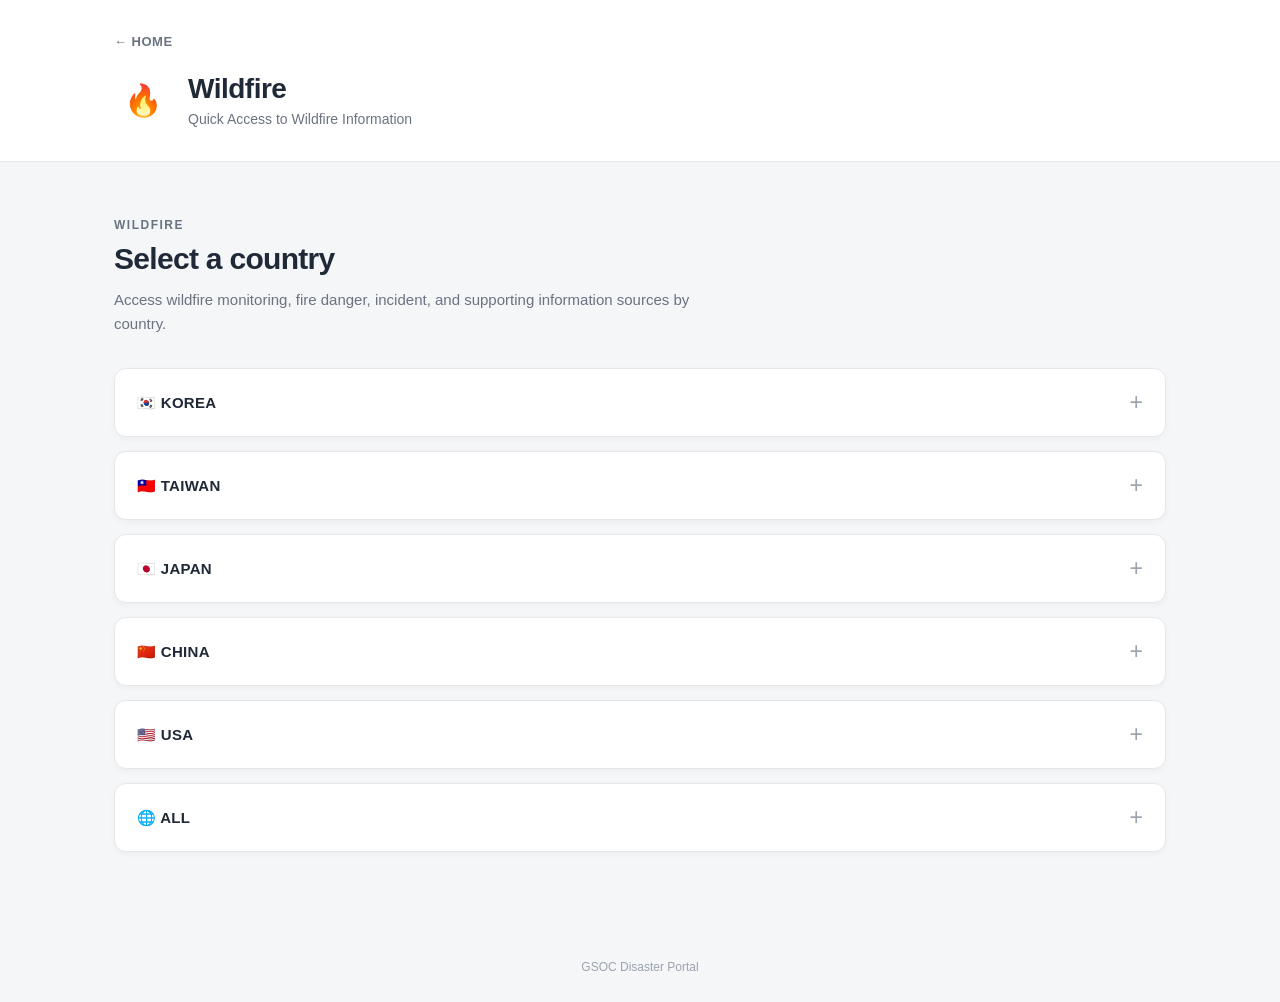
<file: wildfire.html>
<!DOCTYPE html>
<html lang="en">

<head>
  <meta charset="UTF-8">

  <meta
    name="viewport"
    content="width=device-width, initial-scale=1.0"
  >

  <title>Wildfire | GSOC Disaster Portal</title>

  <link rel="stylesheet" href="style.css">
</head>


<body>

  <!-- =========================
       Header
  ========================== -->

  <header class="site-header">

    <div class="header-content">

      <a
        href="index.html"
        class="back-link"
      >
        ← HOME
      </a>

      <div class="page-title">

        <div class="page-icon">
          🔥
        </div>

        <div>

          <h1>
            Wildfire
          </h1>

          <p>
            Quick Access to Wildfire Information
          </p>

        </div>

      </div>

    </div>

  </header>


  <!-- =========================
       Main
  ========================== -->

  <main class="main-content">

    <section class="intro-section">

      <p class="section-label">
        WILDFIRE
      </p>

      <h2>
        Select a country
      </h2>

      <p class="section-description">
        Access wildfire monitoring, fire danger, incident, and supporting information sources by country.
      </p>

    </section>


    <!-- =========================
         Country List
    ========================== -->

    <section class="country-list">


      <!-- =========================
           Korea
      ========================== -->

      <details class="country-box">

        <summary>

          <span class="country-name">
            🇰🇷 KOREA
          </span>

          <span class="country-arrow">
            +
          </span>

        </summary>


        <div class="country-content">

          <div class="source-grid">


            <!-- KBS Wildfire -->
            <a
              href="https://d.kbs.co.kr/now/forestFires"
              target="_blank"
              rel="noopener noreferrer"
              class="source-card"
            >

              <div class="source-top">

                <h3>
                  KBS Wildfire Status
                </h3>

                <span class="external-arrow">
                  ↗
                </span>

              </div>

              <p>
                Real-time wildfire situation information
              </p>

              <span class="source-type">
                Monitoring
              </span>

            </a>


            <!-- Forest Fire Situation System -->
            <a
              href="https://fd.forest.go.kr/ffas/"
              target="_blank"
              rel="noopener noreferrer"
              class="source-card"
            >

              <div class="source-top">

                <h3>
                  Forest Fire Situation System
                </h3>

                <span class="external-arrow">
                  ↗
                </span>

              </div>

              <p>
                Korea Forest Service wildfire situation information
              </p>

              <span class="source-type">
                Official
              </span>

            </a>


            <!-- NFDS -->
            <a
              href="https://www.nfds.go.kr/dashboard/monitor.do"
              target="_blank"
              rel="noopener noreferrer"
              class="source-card"
            >

              <div class="source-top">

                <h3>
                  NFDS
                </h3>

                <span class="external-arrow">
                  ↗
                </span>

              </div>

              <p>
                National Forest Fire Danger Prediction System
              </p>

              <span class="source-type">
                Official · Risk
              </span>

            </a>


          </div>

        </div>

      </details>


      <!-- =========================
           Taiwan
      ========================== -->

      <details class="country-box">

        <summary>

          <span class="country-name">
            🇹🇼 TAIWAN
          </span>

          <span class="country-arrow">
            +
          </span>

        </summary>


        <div class="country-content">

          <div class="source-grid">


            <a
              href="https://firms.modaps.eosdis.nasa.gov/map/"
              target="_blank"
              rel="noopener noreferrer"
              class="source-card"
            >

              <div class="source-top">

                <h3>
                  NASA FIRMS
                </h3>

                <span class="external-arrow">
                  ↗
                </span>

              </div>

              <p>
                Satellite-based active fire and hotspot monitoring
              </p>

              <span class="source-type">
                Global Monitoring
              </span>

            </a>


          </div>

        </div>

      </details>


      <!-- =========================
           Japan
      ========================== -->

      <details class="country-box">

        <summary>

          <span class="country-name">
            🇯🇵 JAPAN
          </span>

          <span class="country-arrow">
            +
          </span>

        </summary>


        <div class="country-content">

          <div class="source-grid">


            <a
              href="https://firms.modaps.eosdis.nasa.gov/map/"
              target="_blank"
              rel="noopener noreferrer"
              class="source-card"
            >

              <div class="source-top">

                <h3>
                  NASA FIRMS
                </h3>

                <span class="external-arrow">
                  ↗
                </span>

              </div>

              <p>
                Satellite-based active fire and hotspot monitoring
              </p>

              <span class="source-type">
                Global Monitoring
              </span>

            </a>


          </div>

        </div>

      </details>


      <!-- =========================
           China
      ========================== -->

      <details class="country-box">

        <summary>

          <span class="country-name">
            🇨🇳 CHINA
          </span>

          <span class="country-arrow">
            +
          </span>

        </summary>


        <div class="country-content">

          <div class="source-grid">


            <a
              href="https://firms.modaps.eosdis.nasa.gov/map/"
              target="_blank"
              rel="noopener noreferrer"
              class="source-card"
            >

              <div class="source-top">

                <h3>
                  NASA FIRMS
                </h3>

                <span class="external-arrow">
                  ↗
                </span>

              </div>

              <p>
                Satellite-based active fire and hotspot monitoring
              </p>

              <span class="source-type">
                Global Monitoring
              </span>

            </a>


          </div>

        </div>

      </details>


      <!-- =========================
           USA
      ========================== -->

      <details class="country-box">

        <summary>

          <span class="country-name">
            🇺🇸 USA
          </span>

          <span class="country-arrow">
            +
          </span>

        </summary>


        <div class="country-content">

          <div class="source-grid">


            <!-- Watch Duty -->
            <a
              href="https://app.watchduty.org/"
              target="_blank"
              rel="noopener noreferrer"
              class="source-card"
            >

              <div class="source-top">

                <h3>
                  Watch Duty
                </h3>

                <span class="external-arrow">
                  ↗
                </span>

              </div>

              <p>
                Wildfire incidents, evacuation, and fire activity monitoring
              </p>

              <span class="source-type">
                Monitoring
              </span>

            </a>


            <!-- Outdooractive Webcams -->
            <a
              href="https://www.outdooractive.com/en/webcams/#area=*&bm=osm%3Asummer&caml=a0q,-jerul7,5ma9yk,0,0&filter=r-fullyTranslatedLangus-en,sb-sortedBy-0&q=Riverside%20County&view=map&wt=Riverside%20County%0Aundefined&zc=13.,-117.36712,33.97625"
              target="_blank"
              rel="noopener noreferrer"
              class="source-card"
            >

              <div class="source-top">

                <h3>
                  Riverside Webcams
                </h3>

                <span class="external-arrow">
                  ↗
                </span>

              </div>

              <p>
                Webcam monitoring for Riverside County
              </p>

              <span class="source-type">
                Visual Monitoring
              </span>

            </a>


            <!-- NASA FIRMS US/Canada -->
            <a
              href="https://firms.modaps.eosdis.nasa.gov/usfs/map/"
              target="_blank"
              rel="noopener noreferrer"
              class="source-card"
            >

              <div class="source-top">

                <h3>
                  NASA FIRMS US / Canada
                </h3>

                <span class="external-arrow">
                  ↗
                </span>

              </div>

              <p>
                Active fire and thermal anomaly monitoring
              </p>

              <span class="source-type">
                Satellite Monitoring
              </span>

            </a>


          </div>

        </div>

      </details>


      <!-- =========================
           All
      ========================== -->

      <details class="country-box">

        <summary>

          <span class="country-name">
            🌐 ALL
          </span>

          <span class="country-arrow">
            +
          </span>

        </summary>


        <div class="country-content">

          <div class="source-grid">


            <!-- NASA FIRMS -->
            <a
              href="https://firms.modaps.eosdis.nasa.gov/map/"
              target="_blank"
              rel="noopener noreferrer"
              class="source-card"
            >

              <div class="source-top">

                <h3>
                  NASA FIRMS Global Fire Map
                </h3>

                <span class="external-arrow">
                  ↗
                </span>

              </div>

              <p>
                Global near-real-time active fire and hotspot monitoring
              </p>

              <span class="source-type">
                Global
              </span>

            </a>


          </div>

        </div>

      </details>


    </section>

  </main>


  <!-- =========================
       Footer
  ========================== -->

  <footer class="site-footer">

    GSOC Disaster Portal

  </footer>


  <script src="script.js"></script>

</body>

</html>
</file>
<file: style.css>
/* =========================
   기본 설정
========================= */

* {
  box-sizing: border-box;
}

body {
  margin: 0;

  font-family:
    -apple-system,
    BlinkMacSystemFont,
    "Segoe UI",
    Arial,
    sans-serif;

  background-color: #f4f6f8;
  color: #1f2937;
}


/* =========================
   Header
========================= */

.site-header {
  background-color: #ffffff;
  border-bottom: 1px solid #e5e7eb;
}

.header-content {
  max-width: 1100px;
  margin: 0 auto;
  padding: 32px 24px;
}

.site-header h1 {
  margin: 0;

  font-size: 28px;
  font-weight: 700;
  letter-spacing: -0.5px;
}

.site-header p {
  margin: 8px 0 0;

  font-size: 14px;
  color: #6b7280;
}


/* =========================
   Main
========================= */

.main-content {
  max-width: 1100px;
  margin: 0 auto;
  padding: 56px 24px 80px;
}


/* =========================
   Intro
========================= */

.intro-section {
  margin-bottom: 32px;
}

.section-label {
  margin: 0 0 10px;
  font-size: 12px;
  font-weight: 700;
  color: #6b7280;
  letter-spacing: 1.5px;
}

.intro-section h2 {
  margin: 0;
  font-size: 30px;
  font-weight: 700;
  letter-spacing: -0.7px;
}

.section-description {
  margin: 12px 0 0;
  max-width: 600px;
  font-size: 15px;
  line-height: 1.6;
  color: #6b7280;
}

/* =========================
   Disaster Grid
========================= */
.disaster-grid {
  display: grid;
  grid-template-columns:
    repeat(2, minmax(0, 1fr));
  gap: 20px;
}

/* =========================
   Disaster Card
========================= */
.disaster-card {
  display: flex;
  align-items: center;
  gap: 18px;
  min-height: 145px;
  padding: 26px;
  background-color: #ffffff;
  border: 1px solid #e5e7eb;
  border-radius: 14px;
  text-decoration: none;
  color: inherit;
  box-shadow:
    0 2px 6px rgba(0, 0, 0, 0.04);
  transition:
    transform 0.2s ease,
    box-shadow 0.2s ease,
    border-color 0.2s ease;
}

/* 마우스 올렸을 때 */
.disaster-card:hover {
  transform: translateY(-4px);
  border-color: #cbd5e1;
  box-shadow:
    0 10px 24px rgba(0, 0, 0, 0.09);
}

/* =========================
   Disaster Icon
========================= */
.disaster-icon {
  display: flex;
  align-items: center;
  justify-content: center;
  width: 64px;
  height: 64px;
  flex-shrink: 0;
  background-color: #f3f4f6;
  border-radius: 14px;
}

/* 재난 픽토그램 */
.disaster-icon img {
  display: block;
  width: 42px;
  height: 42px;
  object-fit: contain;
}

/* =========================
   Disaster Text
========================= */
.disaster-text {
  flex: 1;
}

.disaster-text h3 {
  margin: 0;
  font-size: 21px;
  font-weight: 700;
}

.disaster-text p {
  margin: 6px 0 0;
  font-size: 14px;
  color: #6b7280;
}


/* =========================
   Arrow
========================= */

.arrow {
  font-size: 22px;
  color: #9ca3af;
  transition:
    transform 0.2s ease;
}

.disaster-card:hover .arrow {
  transform: translateX(4px);
}


/* =========================
   Footer
========================= */

.site-footer {
  padding: 28px;
  text-align: center;
  font-size: 12px;
  color: #9ca3af;
}


/* =========================
   Disaster Page Header
========================= */

.back-link {
  display: inline-block;
  margin-bottom: 22px;
  font-size: 13px;
  font-weight: 700;
  color: #6b7280;
  text-decoration: none;
  letter-spacing: 0.5px;
  transition:
    color 0.2s ease;
}

.back-link:hover {
  color: #111827;
}

.page-title {
  display: flex;
  align-items: center;
  gap: 16px;
}

.page-icon {
  display: flex;
  align-items: center;
  justify-content: center;
  width: 58px;
  height: 58px;
  flex-shrink: 0;
  background-color: transparent;
  border-radius: 13px;
  font-size: 31px;
}

.page-icon img {
  display: block;
  width: 48px;
  height: 48px;
  object-fit: contain;
}

.page-title h1 {
  margin: 0;
  font-size: 28px;
}


.page-title p {
  margin: 6px 0 0;
  font-size: 14px;
  color: #6b7280;
}

/* =========================
   Country List
========================= */
.country-list {
  display: flex;
  flex-direction: column;
  gap: 14px;
}

/* =========================
   Country Accordion
========================= */

.country-box {
  overflow: hidden;
  background-color: #ffffff;
  border: 1px solid #e5e7eb;
  border-radius: 12px;
  box-shadow:
    0 2px 6px rgba(0, 0, 0, 0.04);
}

.country-box summary {
  display: flex;
  align-items: center;
  justify-content: space-between;
  padding: 20px 22px;
  cursor: pointer;
  list-style: none;
  transition:
    background-color 0.2s ease;
}

.country-box summary::-webkit-details-marker {
  display: none;
}

.country-box summary:hover {
  background-color: #f9fafb;
}

.country-name {
  font-size: 15px;
  font-weight: 700;
  letter-spacing: 0.3px;
}


/* =========================
   Accordion +
========================= */

.country-arrow {
  font-size: 23px;
  font-weight: 400;
  color: #9ca3af;
  transition:
    transform 0.2s ease;
}

.country-box[open] .country-arrow {
  transform: rotate(45deg);
}


/* =========================
   Country Content
========================= */

.country-content {
  padding:
    0
    22px
    22px;
  transform-origin: top;
}


/* =========================
   Source Grid
========================= */

.source-grid {
  display: grid;
  grid-template-columns:
    repeat(3, minmax(0, 1fr));
  gap: 14px;
}

/* =========================
   Source Card
========================= */
.source-card {
  display: block;
  min-height: 125px;
  padding: 20px;
  background-color: #f8fafc;
  border: 1px solid #e5e7eb;
  border-radius: 10px;
  text-decoration: none;
  color: inherit;
  transition:
    transform 0.2s ease,
    box-shadow 0.2s ease,
    border-color 0.2s ease;
}

.source-card:hover {
  transform: translateY(-3px);
  border-color: #cbd5e1;
  box-shadow:
    0 6px 16px rgba(0, 0, 0, 0.07);
}

.source-top {
  display: flex;
  align-items: flex-start;
  justify-content: space-between;
  gap: 12px;
}

.source-card h3 {
  margin: 0;
  font-size: 16px;
  line-height: 1.4;
}

.source-card p {
  margin: 8px 0 12px;
  font-size: 13px;
  line-height: 1.5;
  color: #6b7280;
}

.external-arrow {
  flex-shrink: 0;
  color: #9ca3af;
  font-size: 16px;
}

/* =========================
   Source Type
========================= */
.source-type {
  display: inline-block;
  padding: 4px 8px;
  background-color: #ffffff;
  border: 1px solid #e5e7eb;
  border-radius: 6px;
  font-size: 10px;
  font-weight: 700;
  color: #6b7280;
  letter-spacing: 0.3px;
}


/* =========================
   Common Tools
========================= */

.common-section {
  margin-top: 64px;
  padding-top: 42px;
  border-top: 1px solid #e5e7eb;
}

.common-header {
  margin-bottom: 30px;
}

.common-header h2 {
  margin: 0;
  font-size: 26px;
  font-weight: 700;
  letter-spacing: -0.5px;
}

/* =========================
   Tool Group
========================= */
.tool-group {
  margin-top: 32px;
}

.tool-group-title {
  margin: 0 0 14px;
  font-size: 12px;
  font-weight: 700;
  color: #6b7280;
  letter-spacing: 1.3px;
}

/* =========================
   Common Grid
========================= */
.common-grid {
  display: grid;
  grid-template-columns:
    repeat(2, minmax(0, 1fr));
  gap: 14px;
}

/* =========================
   Common Card
========================= */

.common-card {
  display: flex;
  align-items: center;
  gap: 16px;
  min-height: 105px;
  padding: 20px;
  background-color: #ffffff;
  border: 1px solid #e5e7eb;
  border-radius: 12px;
  text-decoration: none;
  color: inherit;
  box-shadow:
    0 2px 6px rgba(0, 0, 0, 0.04);
  transition:
    transform 0.2s ease,
    box-shadow 0.2s ease,
    border-color 0.2s ease;
}

.common-card:hover {
  transform: translateY(-3px);
  border-color: #cbd5e1;
  box-shadow:
    0 8px 18px rgba(0, 0, 0, 0.07);
}

/* =========================
   Common Icon
========================= */

.common-icon {
  display: flex;
  align-items: center;
  justify-content: center;
  width: 52px;
  height: 52px;
  flex-shrink: 0;
  background-color: #f3f4f6;
  border-radius: 12px;
}

/* Windy / Site Map 픽토그램 */
.common-icon img {
  display: block;
  width: 34px;
  height: 34px;
  object-fit: contain;
}

/* =========================
   Common Text
========================= */
.common-text {
  flex: 1;
  min-width: 0;
}

.common-text h4 {
  margin: 0;
  font-size: 15px;
  font-weight: 700;
}

.common-text p {
  margin: 6px 0 0;
  font-size: 12px;
  line-height: 1.5;
  color: #6b7280;
}

/* =========================
   Tablet / Mobile
========================= */

@media (max-width: 700px) {
  .main-content {
    padding: 40px 18px 60px;
  }

  .header-content {
    padding: 24px 18px;
  }

  .site-header h1 {
    font-size: 23px;
  }

  .intro-section h2 {
    font-size: 25px;
  }

  /* Disaster */
  .disaster-grid {
    grid-template-columns: 1fr;
  }

  .disaster-card {
    min-height: 120px;
    padding: 20px;
  }

  .disaster-icon {
    width: 56px;
    height: 56px;
  }

  .disaster-icon img {
    width: 38px;
    height: 38px;
  }

  /* Disaster Page */
  .page-icon {
    width: 52px;
    height: 52px;
    font-size: 28px;
  }

.page-icon img {
  width: 42px;
  height: 42px;
}

  .page-title h1 {
    font-size: 23px;
  }

  .source-grid {
    grid-template-columns: 1fr;
  }

  .country-box summary {
    padding: 18px;
  }

  .country-content {
    padding:
      0
      18px
      18px;
  }

  /* Common Tools */
  .common-section {
    margin-top: 48px;
    padding-top: 34px;
  }

  .common-grid {
    grid-template-columns: 1fr;
  }

  .common-card {
    min-height: 96px;
    padding: 18px;
  }

  .common-icon {
    width: 48px;
    height: 48px;
  }

  .common-icon img {
    width: 32px;
    height: 32px;
  }
}
</file>
